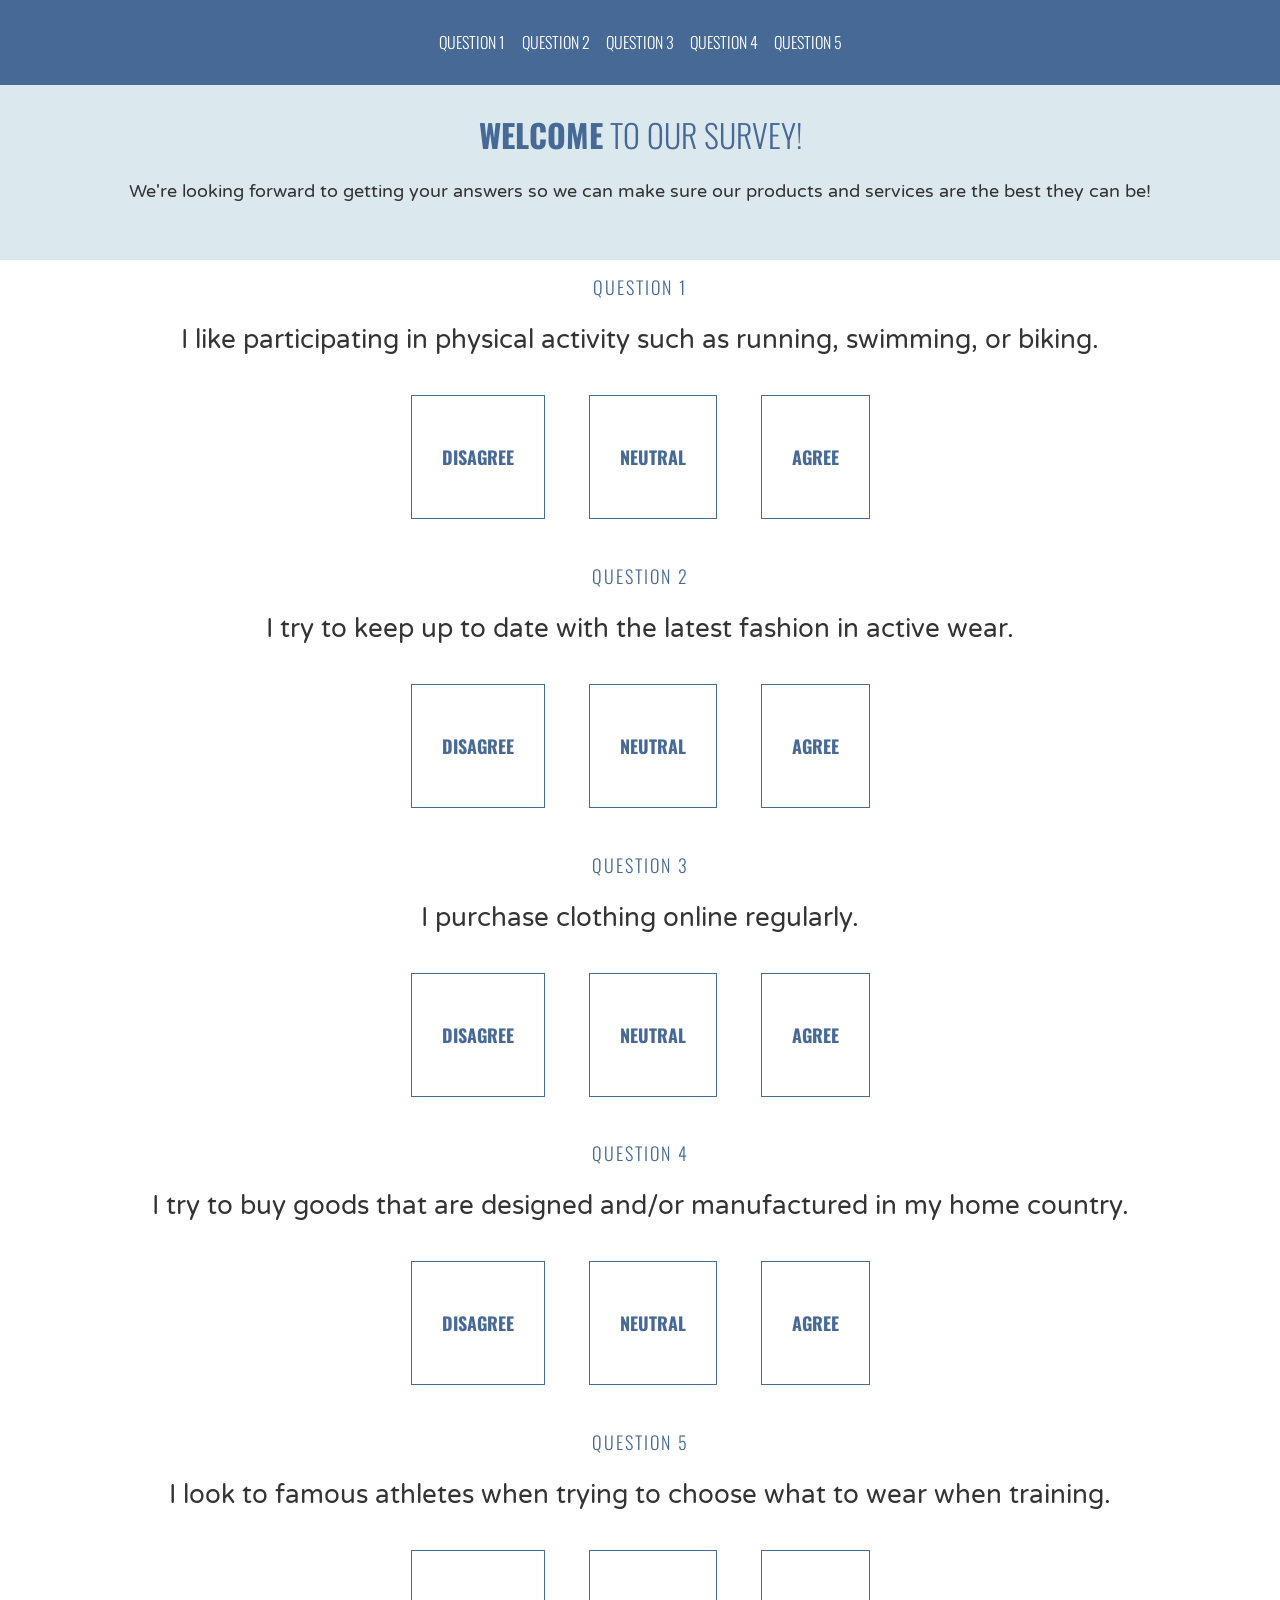
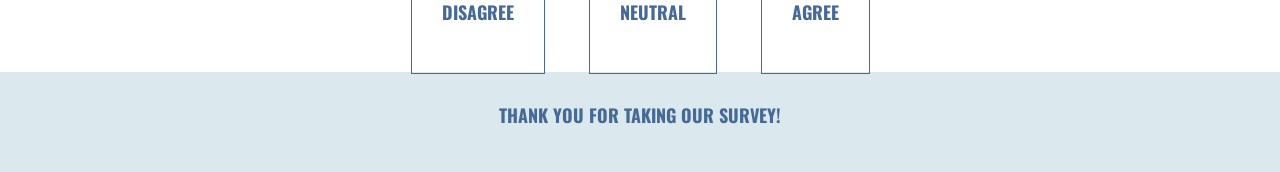
<file: references/survey/index.html>
<!DOCTYPE html>
<html>
<head>
  <title>Please Participate in Our Survey!</title>
  <link href="https://fonts.googleapis.com/css?family=Oswald:300,700|Varela+Round" rel="stylesheet">
  <link rel="stylesheet" type="text/css" href="style.css">
</head>
<body>

  <header>
    <ul>
      <li>Question 1</li>
      <li>Question 2</li>
      <li>Question 3</li>
      <li>Question 4</li>
      <li>Question 5</li>
    </ul>
  </header>
  
  <div class="welcome">
    <h1><strong>Welcome</strong> to our survey!</h1>
    <p>We're looking forward to getting your answers so we can make sure our products and services are the best they can be!</p>
  </div>

  <div class="question">
    <h4>Question 1</h4>
    <h2>I like participating in physical activity such as running, swimming, or biking.</h2>

    <div class="answer">
      <h3>Disagree</h3>
    </div>

    <div class="answer">
      <h3>Neutral</h3>
    </div>

    <div class="answer">
      <h3>Agree</h3>
    </div>
  </div>

  <div class="question">
    <h4>Question 2</h4>
    <h2>I try to keep up to date with the latest fashion in active wear.</h2>

    <div class="answer">
      <h3>Disagree</h3>
    </div>

    <div class="answer">
      <h3>Neutral</h3>
    </div>

    <div class="answer">
      <h3>Agree</h3>
    </div>
  </div>

  <div class="question">
    <h4>Question 3</h4>
    <h2>I purchase clothing online regularly.</h2>

    <div class="answer">
      <h3>Disagree</h3>
    </div>

    <div class="answer">
      <h3>Neutral</h3>
    </div>

    <div class="answer">
      <h3>Agree</h3>
    </div>
  </div>

  <div class="question">
    <h4>Question 4</h4>
    <h2>I try to buy goods that are designed and/or manufactured in my home country.</h2>

    <div class="answer">
      <h3>Disagree</h3>
    </div>

    <div class="answer">
      <h3>Neutral</h3>
    </div>

    <div class="answer">
      <h3>Agree</h3>
    </div>
  </div>

  <div class="question">
    <h4>Question 5</h4>
    <h2>I look to famous athletes when trying to choose what to wear when training.</h2>

    <div class="answer">
      <h3>Disagree</h3>
    </div>

    <div class="answer">
      <h3>Neutral</h3>
    </div>

    <div class="answer">
      <h3>Agree</h3>
    </div>
  </div>
  <footer>
    <h3>Thank you for taking our survey!</h3>
  </footer>
</body>
</html>
</file>
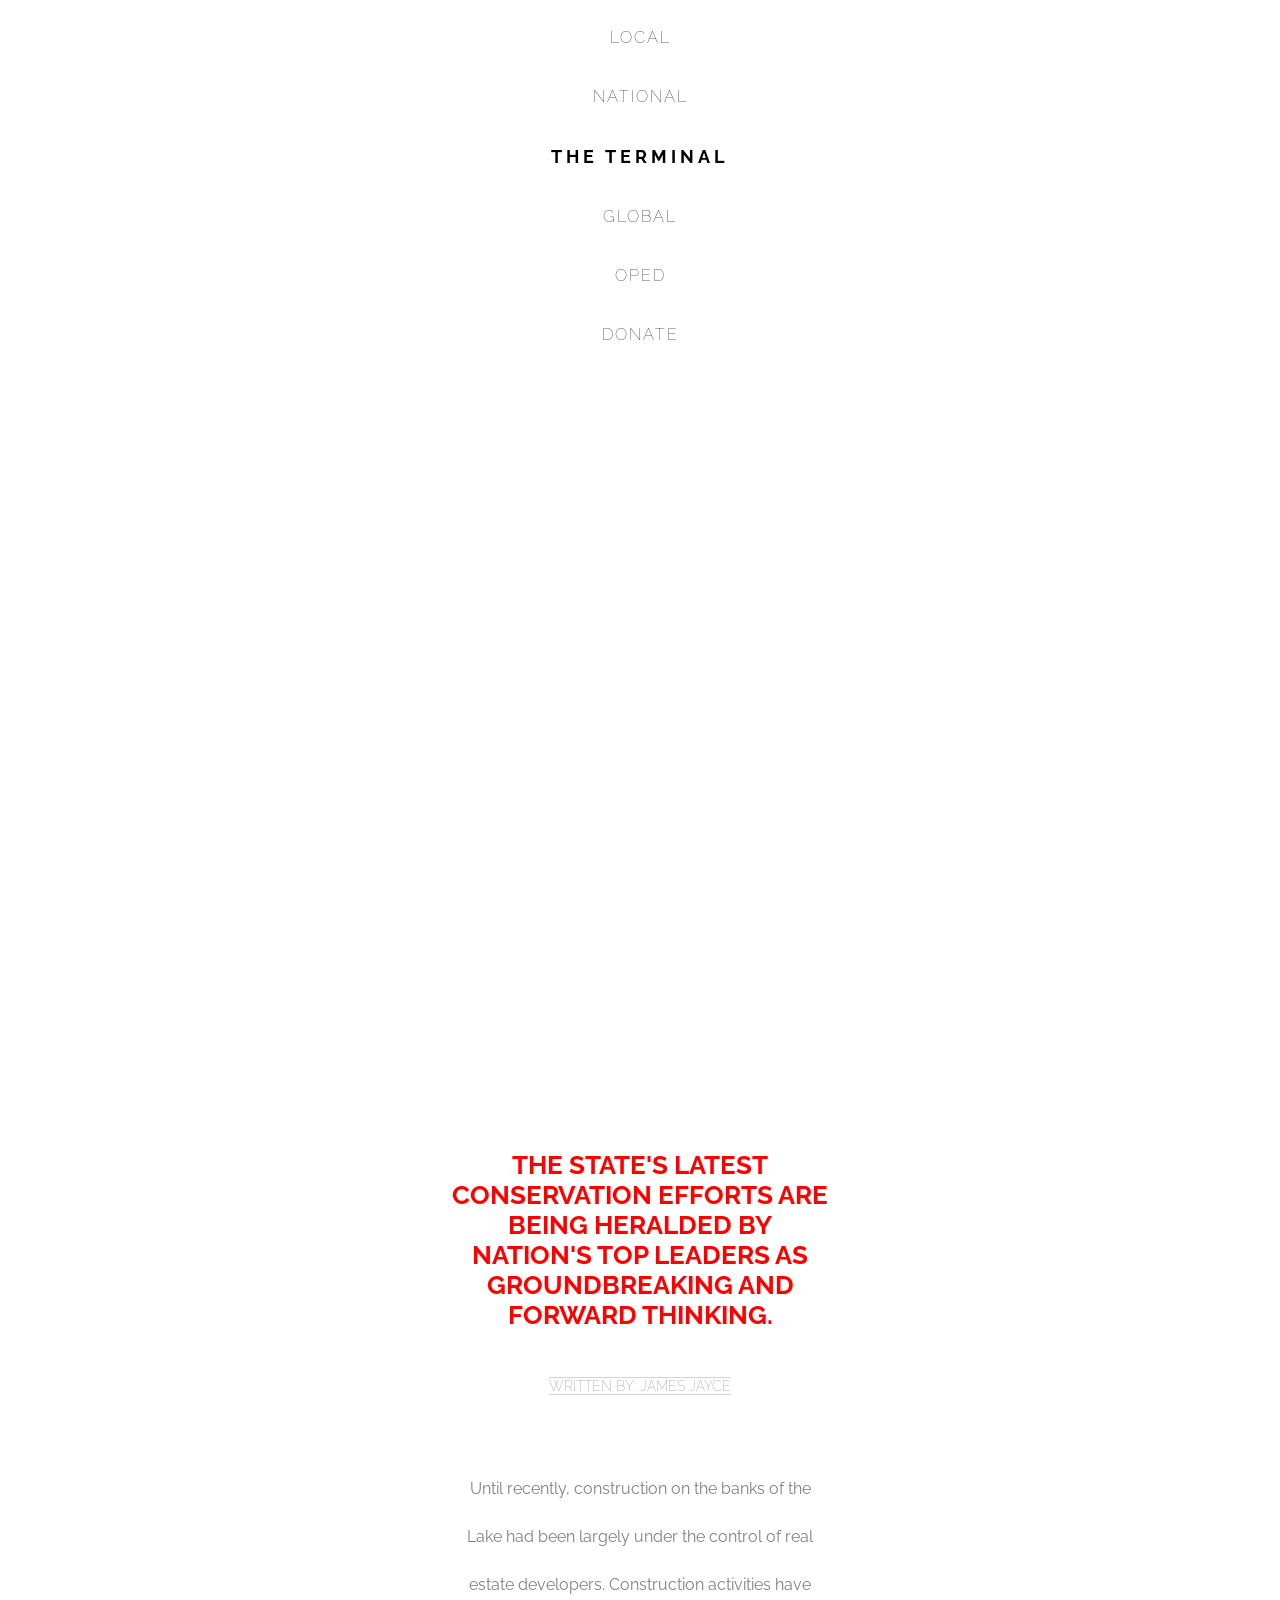
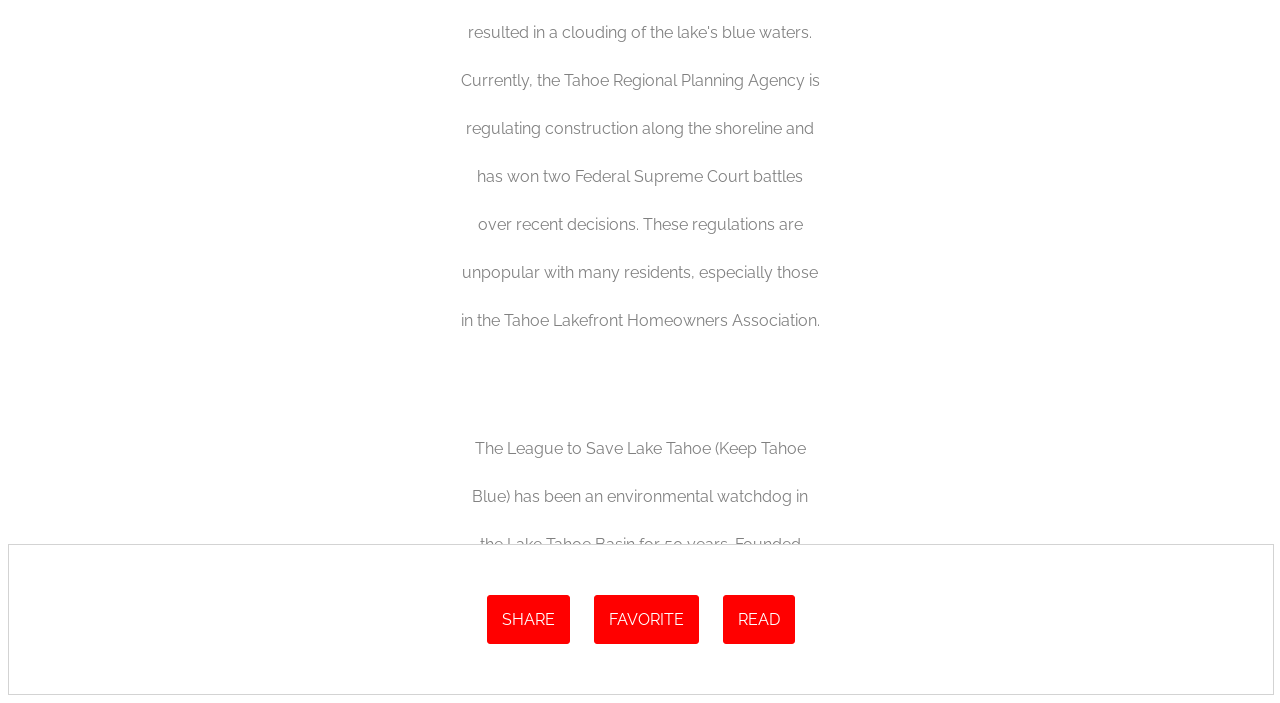
<file: references/vacation/index.html>
<!DOCTYPE html>
<html>
<head>
  <title>The Terminal - Your Source for Fact-Based News</title>
  <link href="https://fonts.googleapis.com/css?family=Amatic+SC|Raleway:100,200,600,700" rel="stylesheet">
  <link rel="stylesheet" type="text/css" href="style.css">
</head>
<body>

  <nav class="navigation">
    <ul>
      <li>LOCAL</li>
      <li>NATIONAL</li>
      <li class="logo">THE TERMINAL</li>
      <li>GLOBAL</li>
      <li>OPED</li>
      <li class="donate">DONATE</li>
    </ul>
  </nav>

  <div id="banner">
    <div class="content">
      <h1>Conservation Efforts at Lake Tahoe Being Praised by Nation's Leaders</h1>
    </div>
  </div>

  <div id="main" class="content">
    <h3>THE STATE'S LATEST CONSERVATION EFFORTS ARE BEING HERALDED BY NATION'S TOP LEADERS AS GROUNDBREAKING AND FORWARD THINKING.</h3>
    <span class="byline">WRITTEN BY: JAMES JAYCE</span>
    <p>Until recently, construction on the banks of the Lake had been largely under the control of real estate developers. Construction activities have resulted in a clouding of the lake's blue waters. Currently, the Tahoe Regional Planning Agency is regulating construction along the shoreline and has won two Federal Supreme Court battles over recent decisions. These regulations are unpopular with many residents, especially those in the Tahoe Lakefront Homeowners Association.</p>

    <p>The League to Save Lake Tahoe (Keep Tahoe Blue) has been an environmental watchdog in the Lake Tahoe Basin for 50 years. Founded when a proposal to build a four-lane highway around the lake (with a bridge over the entrance to Emerald Bay) was proposed in 1957, the League has thwarted poorly designed development projects and environmentally unsound planning. The League embraces responsible and diversified use of the Lake's resources while protecting and restoring its natural attributes.</p>

    <div class="pull-quote">
      <h2>"THE LEAGUE EMBRACES RESPONSIBLE AND DIVERSIFIED USE OF THE LAKE'S RESOURCES WHILE PROTECTING AND RESTORING ITS NATURAL ATTRIBUTES"</h2>
    </div>

    <p>Since 1980, the Lake Tahoe Interagency Monitoring Program (LTIMP) has been measuring stream discharge and concentrations of nutrients and sediment in up to 10 tributary streams in the Lake Tahoe Basin, California-Nevada. The objectives of the LTIMP are to acquire and disseminate the water quality information necessary to support science-based environmental planning and decision making in the basin. The LTIMP is a cooperative program with support from 12 federal and state agencies with interests in the Tahoe Basin. This data set, together with more recently acquired data on urban runoff water quality, is being used by the Lahontan Regional Water Quality Control Board to develop a program (mandated by the Clean Water Act) to limit the flux of nutrients and fine sediment to the Lake.</p>

    <p>UC Davis remains a primary steward of the lake. The UC Davis Tahoe Environmental Research Center is dedicated to research, education and public outreach, and to providing objective scientific information for restoration and sustainable use of the Lake Tahoe Basin. Each year, it produces a well-publicized "State of the Lake" assessment report.</p>
  </div>

  <div class="share">
    <a href="#">SHARE</a>
    <a href="#">FAVORITE</a>
    <a href="#">READ</a>
  </div>

</body>
</html>
</file>
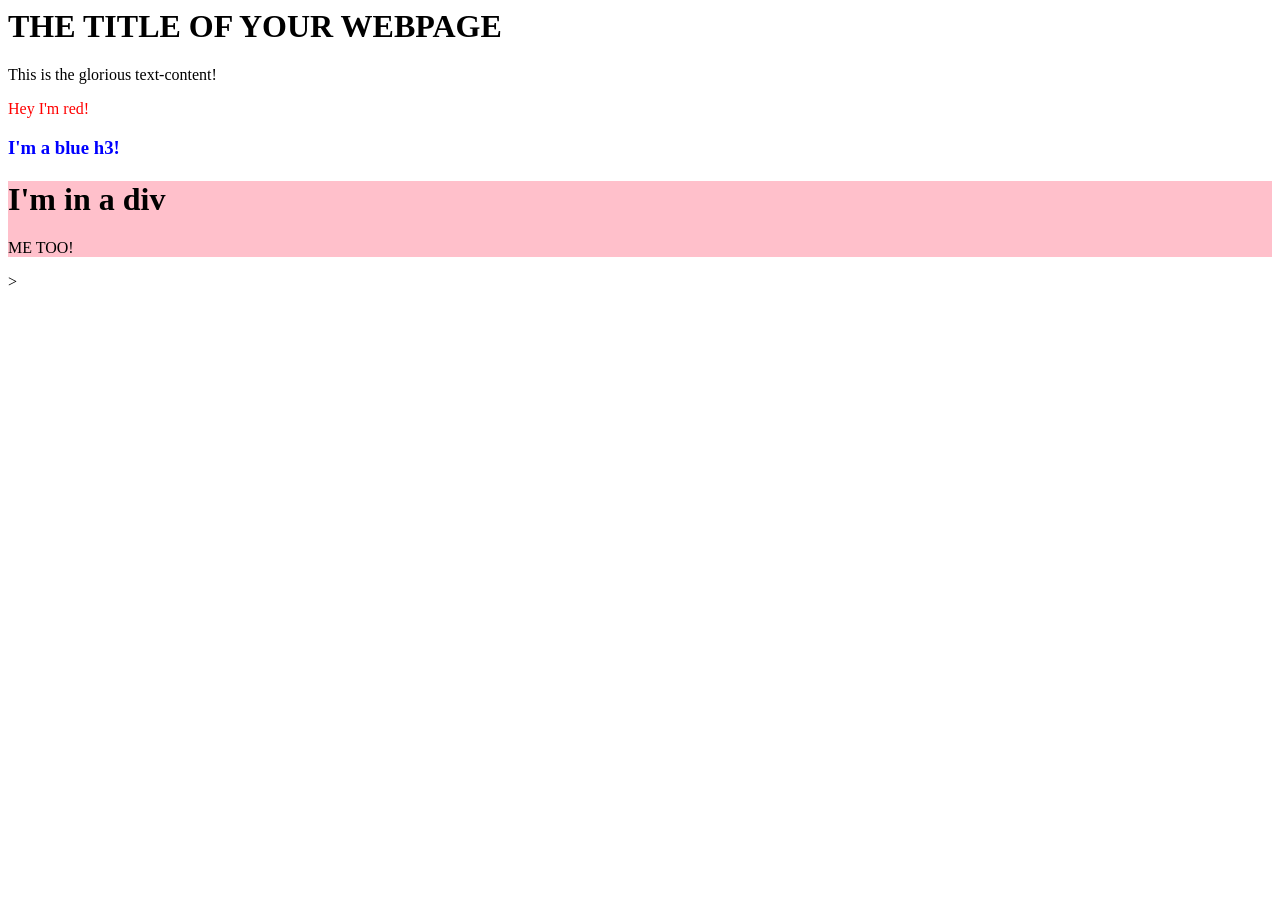
<file: javascript-exercises/changedom/changeDOM.html>
<!DOCTYPE <!DOCTYPE html>
<!--[if lt IE 7]>      <html class="no-js lt-ie9 lt-ie8 lt-ie7"> <![endif]-->
<!--[if IE 7]>         <html class="no-js lt-ie9 lt-ie8"> <![endif]-->
<!--[if IE 8]>         <html class="no-js lt-ie9"> <![endif]-->
<!--[if gt IE 8]><!--> <html class="no-js"> <!--<![endif]-->
    <head>
        <meta charset="utf-8">
        <meta http-equiv="X-UA-Compatible" content="IE=edge">
        <title></title>
        <meta name="description" content="">
        <meta name="viewport" content="width=device-width, initial-scale=1">
        <link rel="stylesheet" href="">
    </head>
    <body>
        <h1>
          THE TITLE OF YOUR WEBPAGE
        </h1>
        <div id="container"></div>
      </body>
      <script src="changeDOM.js"></script>
</html>>
</file>
<file: references/survey/style.css>
body {
  background-color: #FFF;
  margin: 0 auto;
}

header {
  background-color: #466995;
  border-bottom: 1px solid #466995;
  position: fixed;
  width: 100%;
  z-index: 10;
}

ul {
  margin: 30px auto;
  padding: 0 20px;
  text-align: center;
}

li {
  color: #FFF;
  font-family: 'Oswald', sans-serif;
  font-size: 16px;
  font-weight: 300;
  text-transform: uppercase;
  display: inline-block;
  width: 80px;
}

li:hover {
  color: #DBE9EE;
}

h1 {
  color: #466995;
  font-family: 'Oswald', sans-serif;
  font-size: 32px;
  font-weight: 300;
  text-transform: uppercase;
}

h2 {
  color: #333;
  font-family: 'Varela Round', sans-serif;
  font-size: 26px;
  font-weight: 100;
  margin: 0 auto 20px auto;
}

h3 {
  color: #466995;
  font-family: 'Oswald', sans-serif;
  font-size: 18px;
  text-align: center;
  font-weight: 700;
  text-transform: uppercase;
  padding: 30px;
}

h4 {
  color: #466995;
  font-family: 'Oswald', sans-serif;
  font-size: 18px;
  font-weight: 300;
  letter-spacing: 2px;
  text-align: center;
  text-transform: uppercase
}

p {
  color: #333;
  font-family: 'Varela Round', sans-serif;
  font-size: 18px;
}

footer {
  background-color: #DBE9EE;
  text-align: center;
  height: 100px;
}

.welcome {
  background-color: #DBE9EE;
  box-sizing: border-box;
  padding: 40px;
  text-align: center;
  width: 100%;
  position: relative;
  top: 50px;
}

.question {
  text-align: center;
  position: relative;
  top: 40px;
}

.answer {
  border: 1px solid #466995;
  margin: 20px;
  display: inline-block;
}

.answer:hover {
  background: #C0D6DF;
  color: #FFF;
}
</file>
<file: references/vacation/style.css>
body {
  background-color: white;
  font-family: 'Raleway', sans-serif;
}

.navigation ul {
  margin: 0;
  padding: 0;
  text-align: center;
}

.navigation li {
  font-weight: 100;
  letter-spacing: 2px;
  padding: 20px;
}

.navigation  li.logo {
  color: black;
  font-size: 18px;
  font-weight: 700;
  letter-spacing: 4px;
}

#banner {
  background-image: url("https://s3.amazonaws.com/codecademy-content/courses/web-101/unit-6/htmlcss1-img_tahoe.jpeg");
  background-size: cover;
  background-position: bottom center;
  height: 700px;
  width: 100%;
}

#banner .content h1 {
  border: 3px solid white;
  position: relative;
  top: 50px;
  width: 400px;
  margin: 0 auto;
}

#main {
  margin: 0 auto;
  padding: 40px;
  text-align: center;
  width: 400px;
  height: 1000px;
  overflow: scroll;
}

h1 {
  color: white;
  font-size: 42px;
  font-weight: 600;
  text-align: center;
}

h2 {
  border: 1px dotted red;
  color: red;
  font-size: 14px;
  line-height: 48px;
  padding: 20px 30px;
  margin: 30px 20px;
  text-align: center;
}

h3 {
  color: red;
  font-size: 26px;
  font-weight: 700;
  padding: 20px 10px;
}

p {
  color: grey;
  font-size: 16px;
  line-height: 48px;
  margin-top: 60px;
  padding: 10px 20px;
}

.pull-quote {
  margin: 0 auto;
  width: 400px;
}

.byline {
  border-bottom: 1px solid LightGrey;
  border-top: 1px solid LightGrey;
  color: DarkGrey;
  font-size: 14px;
  font-weight: 200;
}

.share {
  border: 1px solid LightGrey;
  padding: 40px 0px;
  position: relative;
  text-align: center;
  width: 100%;
}

.share a {
  background: red;
  border: 1px solid red;
  border-radius: 3px;
  color: white;
  display: inline-block;
  margin: 10px;
  padding: 14px;
  text-decoration: none;
}

.share a:hover {
  background: white;
  border: 1px solid red;
  color: red;
}
</file>
